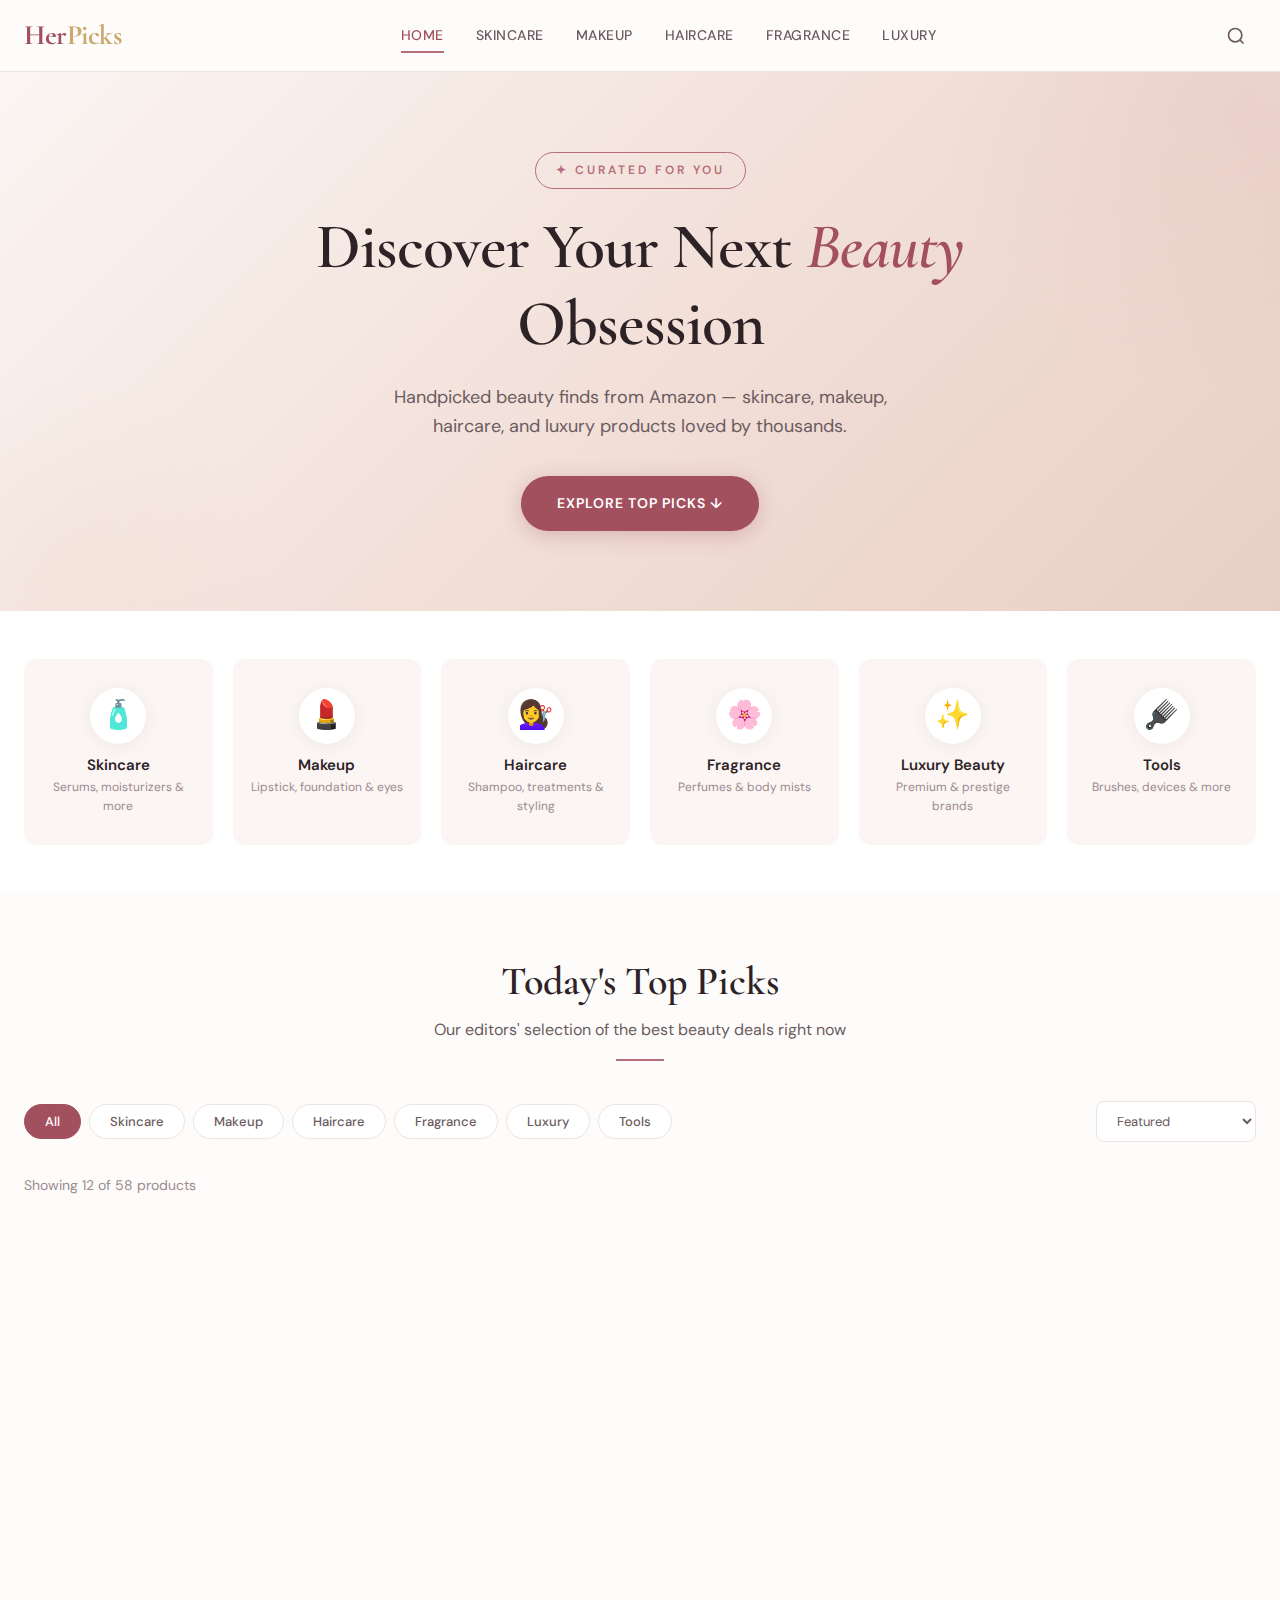
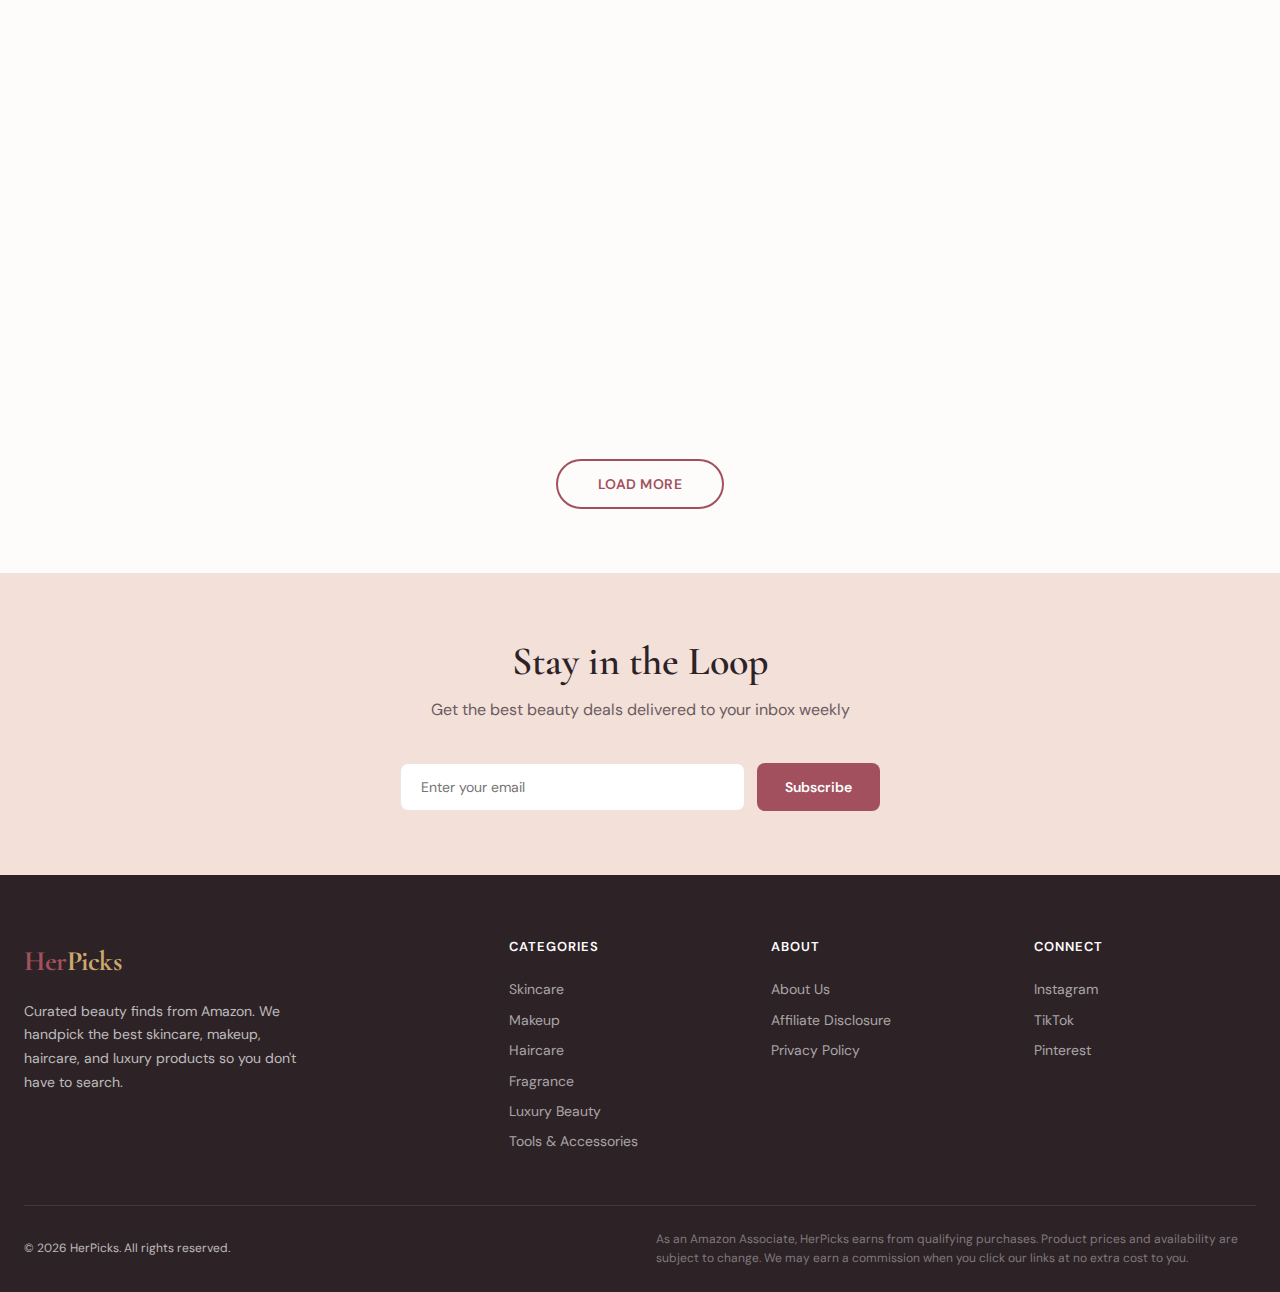
<file: index.html>
<!DOCTYPE html>
<html lang="en">
<head>
  <!-- Google tag (gtag.js) -->
  <script async src="https://www.googletagmanager.com/gtag/js?id=G-TW17N4EV68"></script>
  <script>
    window.dataLayer = window.dataLayer || [];
    function gtag(){dataLayer.push(arguments);}
    gtag('js', new Date());
    gtag('config', 'G-TW17N4EV68');
  </script>
  <meta charset="UTF-8">
  <meta name="viewport" content="width=device-width, initial-scale=1.0">
  <title>HerPicks — Curated Beauty Finds on Amazon</title>
  <meta name="description" content="Discover the best beauty, skincare, and luxury products handpicked for you. Curated deals on Amazon's top-rated beauty essentials.">
  <meta property="og:title" content="HerPicks — Curated Beauty Finds on Amazon">
  <meta property="og:description" content="Discover the best beauty, skincare, and luxury products handpicked for you.">
  <meta property="og:type" content="website">
  <meta property="og:url" content="https://herpicks.co">
  <meta property="og:image" content="https://herpicks.co/images/og-image.jpg">
  <meta name="twitter:card" content="summary_large_image">
  <link rel="canonical" href="https://herpicks.co">
  <link rel="icon" href="data:image/svg+xml,<svg xmlns='http://www.w3.org/2000/svg' viewBox='0 0 100 100'><text y='.9em' font-size='90'>💄</text></svg>">
  <link rel="stylesheet" href="css/style.css">
</head>
<body>
  <!-- Header -->
  <header class="site-header">
    <div class="header-inner">
      <a href="index.html" class="logo">Her<span>Picks</span></a>
      <nav class="main-nav">
        <a href="index.html" class="active">Home</a>
        <a href="categories/skincare.html">Skincare</a>
        <a href="categories/makeup.html">Makeup</a>
        <a href="categories/haircare.html">Haircare</a>
        <a href="categories/fragrance.html">Fragrance</a>
        <a href="categories/luxury-beauty.html">Luxury</a>
      </nav>
      <div class="header-actions">
        <button class="search-toggle" aria-label="Search">
          <svg width="20" height="20" viewBox="0 0 24 24" fill="none" stroke="currentColor" stroke-width="2"><circle cx="11" cy="11" r="8"/><path d="M21 21l-4.35-4.35"/></svg>
        </button>
        <button class="mobile-menu-toggle" aria-label="Menu">
          <svg width="24" height="24" viewBox="0 0 24 24" fill="none" stroke="currentColor" stroke-width="2"><path d="M3 12h18M3 6h18M3 18h18"/></svg>
        </button>
      </div>
    </div>
  </header>

  <!-- Search Overlay -->
  <div class="search-overlay">
    <button class="search-close">✕</button>
    <div class="search-container">
      <input type="text" placeholder="Search beauty products..." autofocus>
      <div class="search-results"></div>
    </div>
  </div>

  <!-- Mobile Nav -->
  <div class="mobile-nav-backdrop"></div>
  <nav class="mobile-nav">
    <button class="close-mobile">✕</button>
    <a href="index.html">Home</a>
    <a href="categories/skincare.html">Skincare</a>
    <a href="categories/makeup.html">Makeup</a>
    <a href="categories/haircare.html">Haircare</a>
    <a href="categories/fragrance.html">Fragrance</a>
    <a href="categories/luxury-beauty.html">Luxury Beauty</a>
    <a href="categories/tools-accessories.html">Tools & Accessories</a>
    <a href="about.html">About</a>
  </nav>

  <!-- Hero -->
  <section class="hero">
    <div class="container hero-content">
      <span class="hero-eyebrow">✦ Curated for You</span>
      <h1>Discover Your Next <em>Beauty</em> Obsession</h1>
      <p>Handpicked beauty finds from Amazon — skincare, makeup, haircare, and luxury products loved by thousands.</p>
      <a href="#products" class="hero-cta">Explore Top Picks ↓</a>
    </div>
  </section>

  <!-- Categories -->
  <section class="categories-strip">
    <div class="container">
      <div class="categories-grid">
        <a href="categories/skincare.html" class="category-card">
          <div class="category-icon">🧴</div>
          <h3>Skincare</h3>
          <p>Serums, moisturizers & more</p>
        </a>
        <a href="categories/makeup.html" class="category-card">
          <div class="category-icon">💄</div>
          <h3>Makeup</h3>
          <p>Lipstick, foundation & eyes</p>
        </a>
        <a href="categories/haircare.html" class="category-card">
          <div class="category-icon">💇‍♀️</div>
          <h3>Haircare</h3>
          <p>Shampoo, treatments & styling</p>
        </a>
        <a href="categories/fragrance.html" class="category-card">
          <div class="category-icon">🌸</div>
          <h3>Fragrance</h3>
          <p>Perfumes & body mists</p>
        </a>
        <a href="categories/luxury-beauty.html" class="category-card">
          <div class="category-icon">✨</div>
          <h3>Luxury Beauty</h3>
          <p>Premium & prestige brands</p>
        </a>
        <a href="categories/tools-accessories.html" class="category-card">
          <div class="category-icon">🪮</div>
          <h3>Tools</h3>
          <p>Brushes, devices & more</p>
        </a>
      </div>
    </div>
  </section>

  <!-- Products Section -->
  <section class="products-section" id="products">
    <div class="container">
      <div class="section-header">
        <h2>Today's Top Picks</h2>
        <p>Our editors' selection of the best beauty deals right now</p>
        <div class="section-divider"></div>
      </div>

      <div class="products-toolbar">
        <div class="filter-tags">
          <button class="filter-tag active" data-category="all">All</button>
          <button class="filter-tag" data-category="skincare">Skincare</button>
          <button class="filter-tag" data-category="makeup">Makeup</button>
          <button class="filter-tag" data-category="haircare">Haircare</button>
          <button class="filter-tag" data-category="fragrance">Fragrance</button>
          <button class="filter-tag" data-category="luxury beauty">Luxury</button>
          <button class="filter-tag" data-category="tools & accessories">Tools</button>
        </div>
        <select class="sort-select" id="sort-select">
          <option value="featured">Featured</option>
          <option value="price-low">Price: Low to High</option>
          <option value="price-high">Price: High to Low</option>
          <option value="rating">Highest Rated</option>
          <option value="reviews">Most Reviews</option>
          <option value="newest">Newest</option>
        </select>
      </div>

      <p class="results-count"></p>
      <div class="products-grid" id="products-grid"></div>

      <div class="load-more-wrap">
        <button class="btn-load-more" id="load-more">Load More</button>
      </div>
    </div>
  </section>

  <!-- Newsletter -->
  <section class="newsletter">
    <div class="container">
      <div class="section-header">
        <h2>Stay in the Loop</h2>
        <p>Get the best beauty deals delivered to your inbox weekly</p>
      </div>
      <!-- Newsletter form — connected to Formspree for email collection.
           SETUP: Go to https://formspree.io/create, enter hello@herpicks.co,
           get your form hash (e.g. xpzkyzwy), then update FORMSPREE_ID below in js/app.js -->
      <form id="newsletter-form" class="newsletter-form" novalidate
            method="POST"
            data-formspree-id="xnjbbegq"
            action="https://formspree.io/f/xnjbbegq">
        <input type="email" id="newsletter-email" name="email" placeholder="Enter your email" required autocomplete="email">
        <button type="submit" id="newsletter-btn">Subscribe</button>
      </form>
      <p id="newsletter-status" class="newsletter-status" aria-live="polite"></p>
    </div>
  </section>

  <!-- Footer -->
  <footer class="site-footer">
    <div class="container">
      <div class="footer-grid">
        <div class="footer-brand">
          <a href="index.html" class="logo">Her<span>Picks</span></a>
          <p>Curated beauty finds from Amazon. We handpick the best skincare, makeup, haircare, and luxury products so you don't have to search.</p>
        </div>
        <div class="footer-col">
          <h4>Categories</h4>
          <a href="categories/skincare.html">Skincare</a>
          <a href="categories/makeup.html">Makeup</a>
          <a href="categories/haircare.html">Haircare</a>
          <a href="categories/fragrance.html">Fragrance</a>
          <a href="categories/luxury-beauty.html">Luxury Beauty</a>
          <a href="categories/tools-accessories.html">Tools & Accessories</a>
        </div>
        <div class="footer-col">
          <h4>About</h4>
          <a href="about.html">About Us</a>
          <a href="about.html#disclosure">Affiliate Disclosure</a>
          <a href="privacy.html">Privacy Policy</a>
        </div>
        <div class="footer-col">
          <h4>Connect</h4>
          <a href="https://www.instagram.com/herpicks.co" target="_blank">Instagram</a>
          <a href="https://www.tiktok.com/@herpicks.co" target="_blank">TikTok</a>
          <a href="#" target="_blank">Pinterest</a>
        </div>
      </div>
      <div class="footer-bottom">
        <p>© 2026 HerPicks. All rights reserved.</p>
        <p class="affiliate-disclosure">As an Amazon Associate, HerPicks earns from qualifying purchases. Product prices and availability are subject to change. We may earn a commission when you click our links at no extra cost to you.</p>
      </div>
    </div>
  </footer>

  <button class="back-to-top" aria-label="Back to top">↑</button>

  <script src="js/app.js"></script>
</body>
</html>
</file>
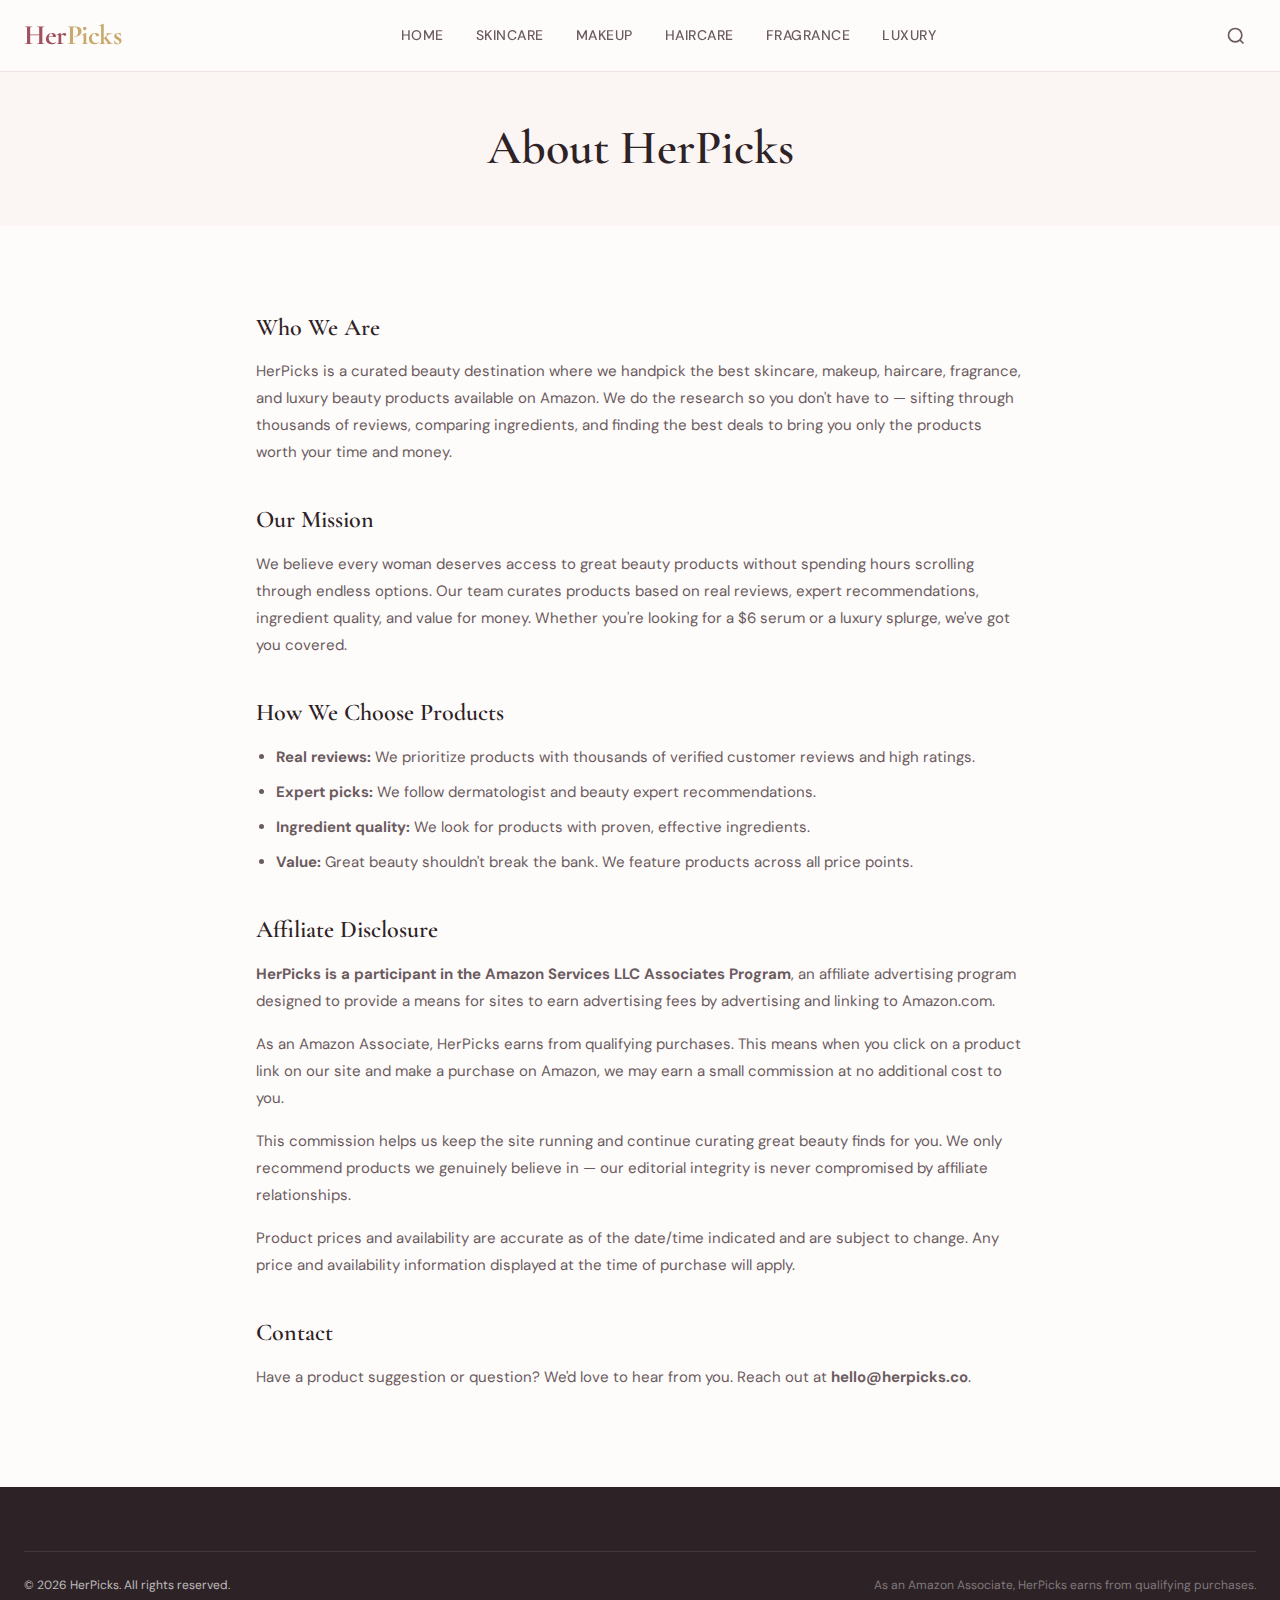
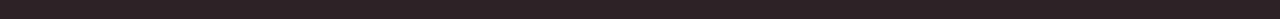
<file: about.html>
<!DOCTYPE html>
<html lang="en">
<head>
  <!-- Google tag (gtag.js) -->
  <script async src="https://www.googletagmanager.com/gtag/js?id=G-TW17N4EV68"></script>
  <script>
    window.dataLayer = window.dataLayer || [];
    function gtag(){dataLayer.push(arguments);}
    gtag('js', new Date());
    gtag('config', 'G-TW17N4EV68');
  </script>
  <meta charset="UTF-8">
  <meta name="viewport" content="width=device-width, initial-scale=1.0">
  <title>About — HerPicks</title>
  <meta name="description" content="Learn about HerPicks and our affiliate disclosure. We curate the best beauty products on Amazon.">
  <meta property="og:title" content="About — HerPicks">
  <meta property="og:description" content="Learn about HerPicks and our affiliate disclosure. We curate the best beauty products on Amazon.">
  <meta property="og:url" content="https://herpicks.co/about.html">
  <meta property="og:image" content="https://herpicks.co/images/og-image.jpg">
  <meta name="twitter:card" content="summary_large_image">
  <link rel="canonical" href="https://herpicks.co/about.html">

  <link rel="icon" href="data:image/svg+xml,<svg xmlns='http://www.w3.org/2000/svg' viewBox='0 0 100 100'><text y='.9em' font-size='90'>💄</text></svg>">
  <link rel="stylesheet" href="css/style.css">
</head>
<body>
  <header class="site-header">
    <div class="header-inner">
      <a href="index.html" class="logo">Her<span>Picks</span></a>
      <nav class="main-nav">
        <a href="index.html">Home</a>
        <a href="categories/skincare.html">Skincare</a>
        <a href="categories/makeup.html">Makeup</a>
        <a href="categories/haircare.html">Haircare</a>
        <a href="categories/fragrance.html">Fragrance</a>
        <a href="categories/luxury-beauty.html">Luxury</a>
      </nav>
      <div class="header-actions">
        <button class="search-toggle" aria-label="Search">
          <svg width="20" height="20" viewBox="0 0 24 24" fill="none" stroke="currentColor" stroke-width="2"><circle cx="11" cy="11" r="8"/><path d="M21 21l-4.35-4.35"/></svg>
        </button>
        <button class="mobile-menu-toggle" aria-label="Menu">
          <svg width="24" height="24" viewBox="0 0 24 24" fill="none" stroke="currentColor" stroke-width="2"><path d="M3 12h18M3 6h18M3 18h18"/></svg>
        </button>
      </div>
    </div>
  </header>

  <div class="search-overlay">
    <button class="search-close">✕</button>
    <div class="search-container">
      <input type="text" placeholder="Search beauty products...">
      <div class="search-results"></div>
    </div>
  </div>

  <div class="mobile-nav-backdrop"></div>
  <nav class="mobile-nav">
    <button class="close-mobile">✕</button>
    <a href="index.html">Home</a>
    <a href="categories/skincare.html">Skincare</a>
    <a href="categories/makeup.html">Makeup</a>
    <a href="categories/haircare.html">Haircare</a>
    <a href="categories/fragrance.html">Fragrance</a>
    <a href="categories/luxury-beauty.html">Luxury Beauty</a>
    <a href="categories/tools-accessories.html">Tools & Accessories</a>
  </nav>

  <section class="page-hero">
    <div class="container">
      <h1>About HerPicks</h1>
    </div>
  </section>

  <section class="page-content container">
    <h2>Who We Are</h2>
    <p>HerPicks is a curated beauty destination where we handpick the best skincare, makeup, haircare, fragrance, and luxury beauty products available on Amazon. We do the research so you don't have to — sifting through thousands of reviews, comparing ingredients, and finding the best deals to bring you only the products worth your time and money.</p>

    <h2>Our Mission</h2>
    <p>We believe every woman deserves access to great beauty products without spending hours scrolling through endless options. Our team curates products based on real reviews, expert recommendations, ingredient quality, and value for money. Whether you're looking for a $6 serum or a luxury splurge, we've got you covered.</p>

    <h2>How We Choose Products</h2>
    <ul>
      <li><strong>Real reviews:</strong> We prioritize products with thousands of verified customer reviews and high ratings.</li>
      <li><strong>Expert picks:</strong> We follow dermatologist and beauty expert recommendations.</li>
      <li><strong>Ingredient quality:</strong> We look for products with proven, effective ingredients.</li>
      <li><strong>Value:</strong> Great beauty shouldn't break the bank. We feature products across all price points.</li>
    </ul>

    <h2 id="disclosure">Affiliate Disclosure</h2>
    <p><strong>HerPicks is a participant in the Amazon Services LLC Associates Program</strong>, an affiliate advertising program designed to provide a means for sites to earn advertising fees by advertising and linking to Amazon.com.</p>
    <p>As an Amazon Associate, HerPicks earns from qualifying purchases. This means when you click on a product link on our site and make a purchase on Amazon, we may earn a small commission at no additional cost to you.</p>
    <p>This commission helps us keep the site running and continue curating great beauty finds for you. We only recommend products we genuinely believe in — our editorial integrity is never compromised by affiliate relationships.</p>
    <p>Product prices and availability are accurate as of the date/time indicated and are subject to change. Any price and availability information displayed at the time of purchase will apply.</p>

    <h2>Contact</h2>
    <p>Have a product suggestion or question? We'd love to hear from you. Reach out at <strong>hello@herpicks.co</strong>.</p>
  </section>

  <footer class="site-footer">
    <div class="container">
      <div class="footer-bottom">
        <p>© 2026 HerPicks. All rights reserved.</p>
        <p class="affiliate-disclosure">As an Amazon Associate, HerPicks earns from qualifying purchases.</p>
      </div>
    </div>
  </footer>

  <button class="back-to-top" aria-label="Back to top">↑</button>
  <script src="js/app.js"></script>
</body>
</html>
</file>
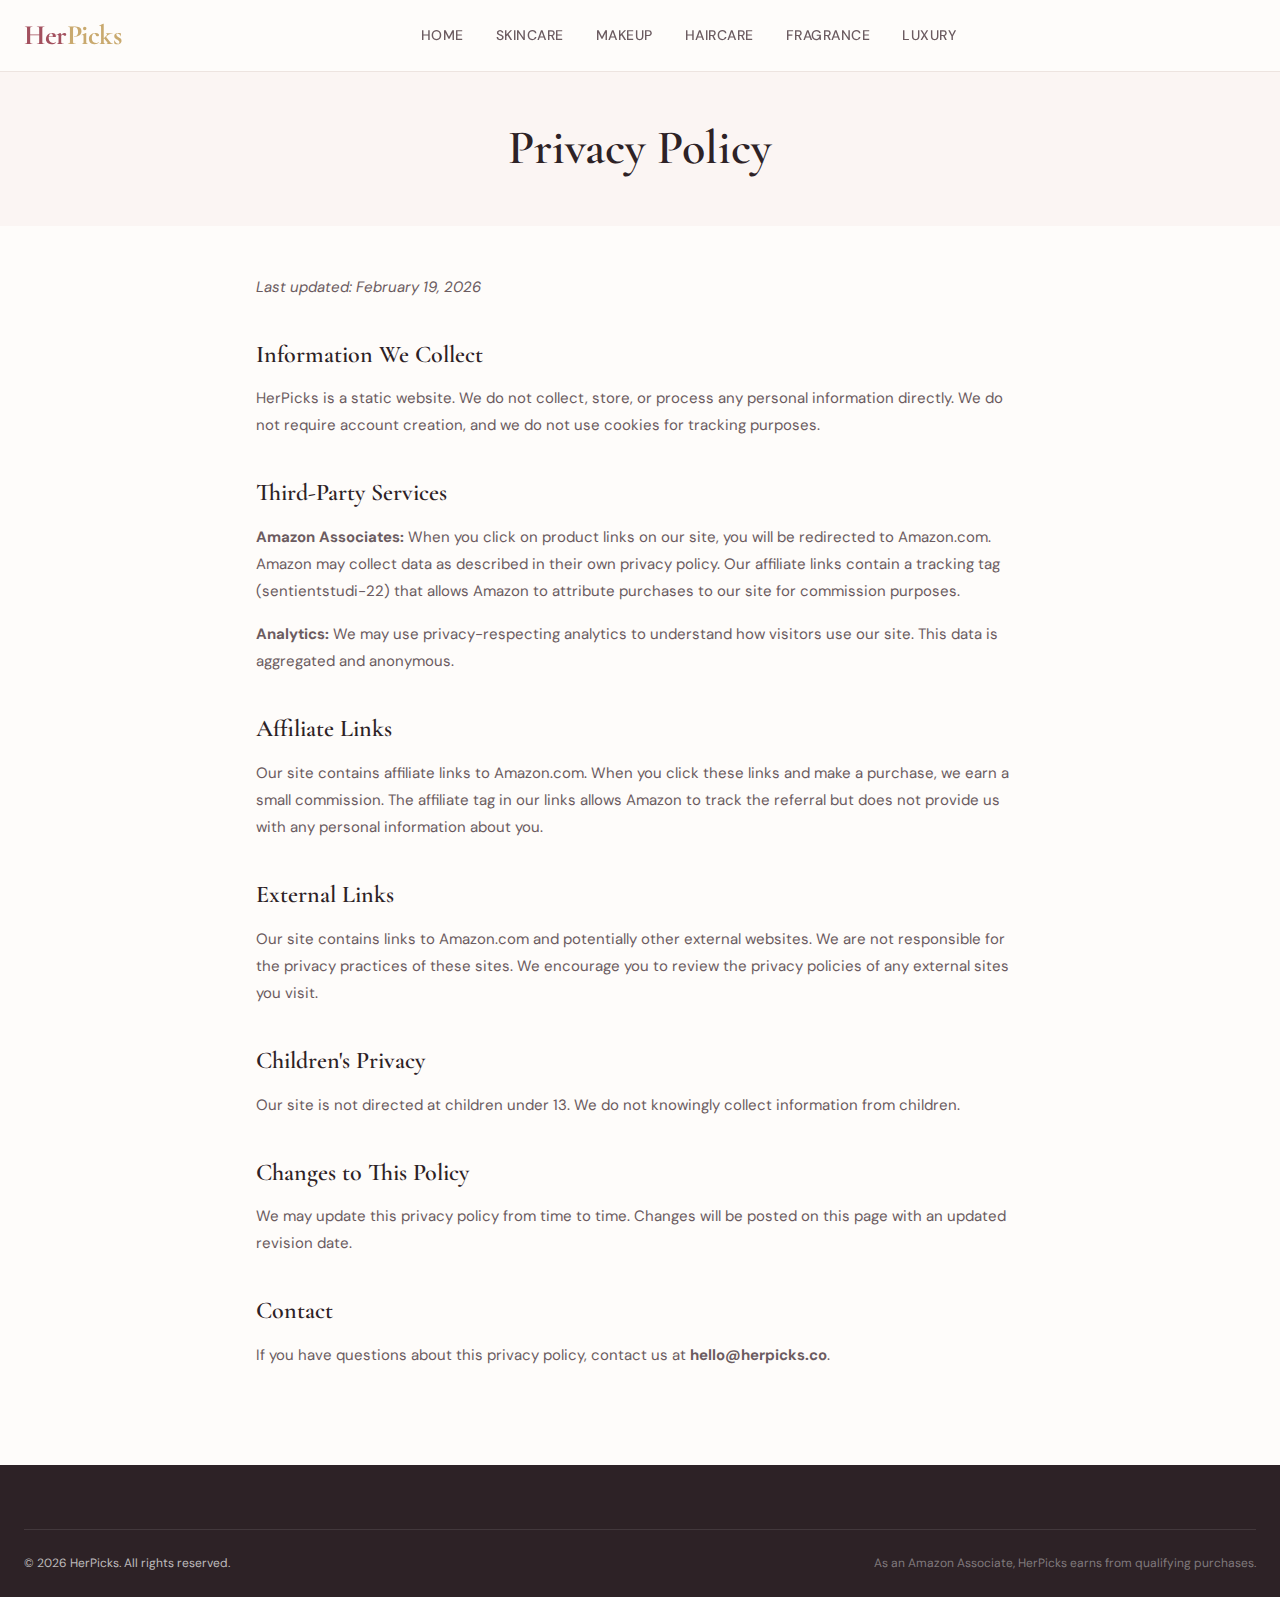
<file: privacy.html>
<!DOCTYPE html>
<html lang="en">
<head>
  <meta charset="UTF-8">
  <meta name="viewport" content="width=device-width, initial-scale=1.0">
  <title>Privacy Policy — HerPicks</title>
  <meta name="description" content="HerPicks privacy policy. Learn how we handle your data.">
  <link rel="icon" href="data:image/svg+xml,<svg xmlns='http://www.w3.org/2000/svg' viewBox='0 0 100 100'><text y='.9em' font-size='90'>💄</text></svg>">
  <link rel="stylesheet" href="css/style.css">
</head>
<body>
  <header class="site-header">
    <div class="header-inner">
      <a href="index.html" class="logo">Her<span>Picks</span></a>
      <nav class="main-nav">
        <a href="index.html">Home</a>
        <a href="categories/skincare.html">Skincare</a>
        <a href="categories/makeup.html">Makeup</a>
        <a href="categories/haircare.html">Haircare</a>
        <a href="categories/fragrance.html">Fragrance</a>
        <a href="categories/luxury-beauty.html">Luxury</a>
      </nav>
      <div class="header-actions">
        <button class="mobile-menu-toggle" aria-label="Menu">
          <svg width="24" height="24" viewBox="0 0 24 24" fill="none" stroke="currentColor" stroke-width="2"><path d="M3 12h18M3 6h18M3 18h18"/></svg>
        </button>
      </div>
    </div>
  </header>

  <div class="mobile-nav-backdrop"></div>
  <nav class="mobile-nav">
    <button class="close-mobile">✕</button>
    <a href="index.html">Home</a>
    <a href="about.html">About</a>
  </nav>

  <section class="page-hero">
    <div class="container"><h1>Privacy Policy</h1></div>
  </section>

  <section class="page-content container">
    <p><em>Last updated: February 19, 2026</em></p>

    <h2>Information We Collect</h2>
    <p>HerPicks is a static website. We do not collect, store, or process any personal information directly. We do not require account creation, and we do not use cookies for tracking purposes.</p>

    <h2>Third-Party Services</h2>
    <p><strong>Amazon Associates:</strong> When you click on product links on our site, you will be redirected to Amazon.com. Amazon may collect data as described in their own privacy policy. Our affiliate links contain a tracking tag (sentientstudi-22) that allows Amazon to attribute purchases to our site for commission purposes.</p>
    <p><strong>Analytics:</strong> We may use privacy-respecting analytics to understand how visitors use our site. This data is aggregated and anonymous.</p>

    <h2>Affiliate Links</h2>
    <p>Our site contains affiliate links to Amazon.com. When you click these links and make a purchase, we earn a small commission. The affiliate tag in our links allows Amazon to track the referral but does not provide us with any personal information about you.</p>

    <h2>External Links</h2>
    <p>Our site contains links to Amazon.com and potentially other external websites. We are not responsible for the privacy practices of these sites. We encourage you to review the privacy policies of any external sites you visit.</p>

    <h2>Children's Privacy</h2>
    <p>Our site is not directed at children under 13. We do not knowingly collect information from children.</p>

    <h2>Changes to This Policy</h2>
    <p>We may update this privacy policy from time to time. Changes will be posted on this page with an updated revision date.</p>

    <h2>Contact</h2>
    <p>If you have questions about this privacy policy, contact us at <strong>hello@herpicks.co</strong>.</p>
  </section>

  <footer class="site-footer">
    <div class="container">
      <div class="footer-bottom">
        <p>© 2026 HerPicks. All rights reserved.</p>
        <p class="affiliate-disclosure">As an Amazon Associate, HerPicks earns from qualifying purchases.</p>
      </div>
    </div>
  </footer>

  <script src="js/app.js"></script>
</body>
</html>
</file>
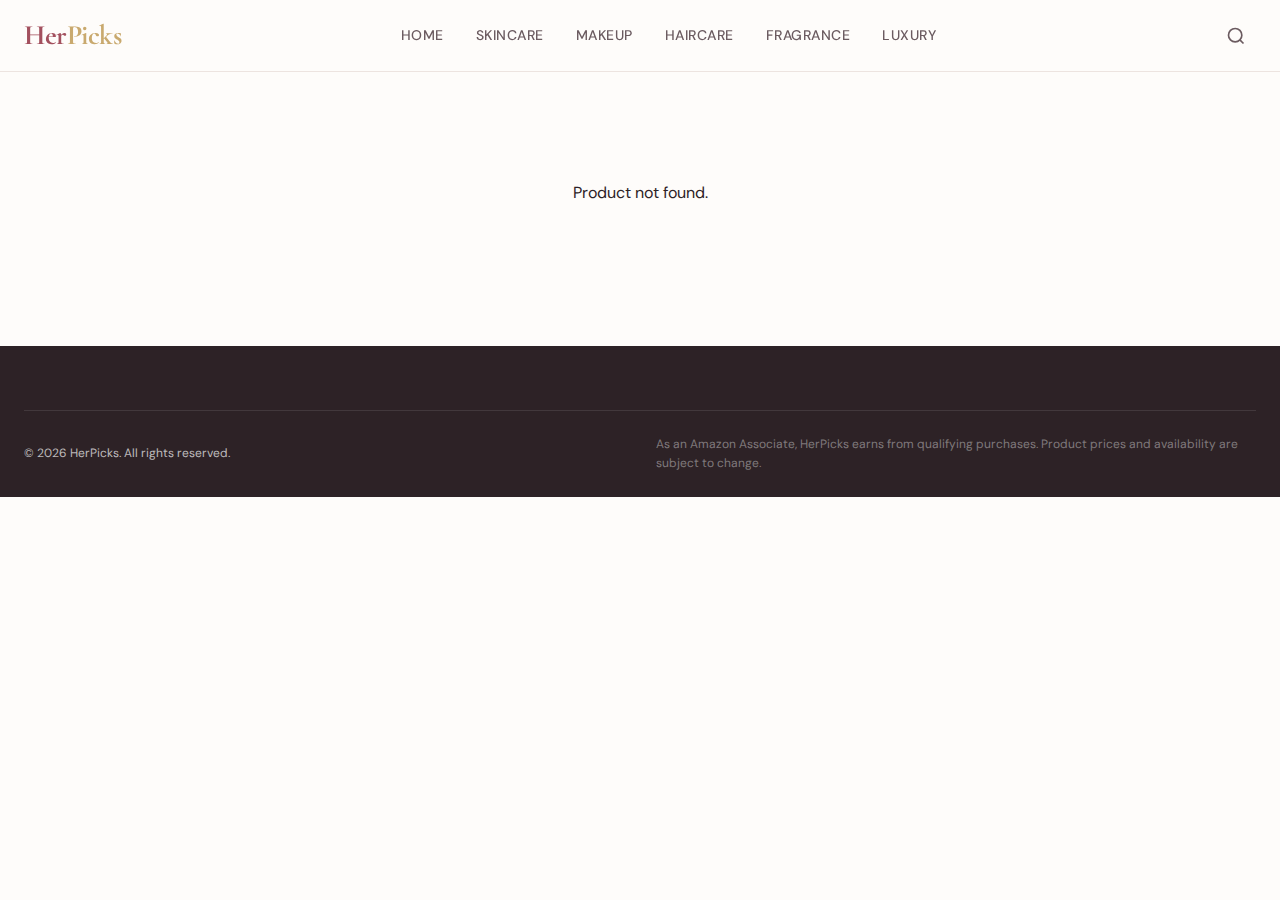
<file: product.html>
<!DOCTYPE html>
<html lang="en">
<head>
  <meta charset="UTF-8">
  <meta name="viewport" content="width=device-width, initial-scale=1.0">
  <title>Product — HerPicks</title>
  <meta name="description" content="Shop this beauty product on Amazon with our curated recommendation.">
  <meta property="og:type" content="product">
  <meta name="twitter:card" content="summary_large_image">
  <link rel="icon" href="data:image/svg+xml,<svg xmlns='http://www.w3.org/2000/svg' viewBox='0 0 100 100'><text y='.9em' font-size='90'>💄</text></svg>">
  <link rel="stylesheet" href="css/style.css">
</head>
<body>
  <header class="site-header">
    <div class="header-inner">
      <a href="index.html" class="logo">Her<span>Picks</span></a>
      <nav class="main-nav">
        <a href="index.html">Home</a>
        <a href="categories/skincare.html">Skincare</a>
        <a href="categories/makeup.html">Makeup</a>
        <a href="categories/haircare.html">Haircare</a>
        <a href="categories/fragrance.html">Fragrance</a>
        <a href="categories/luxury-beauty.html">Luxury</a>
      </nav>
      <div class="header-actions">
        <button class="search-toggle" aria-label="Search">
          <svg width="20" height="20" viewBox="0 0 24 24" fill="none" stroke="currentColor" stroke-width="2"><circle cx="11" cy="11" r="8"/><path d="M21 21l-4.35-4.35"/></svg>
        </button>
        <button class="mobile-menu-toggle" aria-label="Menu">
          <svg width="24" height="24" viewBox="0 0 24 24" fill="none" stroke="currentColor" stroke-width="2"><path d="M3 12h18M3 6h18M3 18h18"/></svg>
        </button>
      </div>
    </div>
  </header>

  <div class="search-overlay">
    <button class="search-close">✕</button>
    <div class="search-container">
      <input type="text" placeholder="Search beauty products...">
      <div class="search-results"></div>
    </div>
  </div>

  <div class="mobile-nav-backdrop"></div>
  <nav class="mobile-nav">
    <button class="close-mobile">✕</button>
    <a href="index.html">Home</a>
    <a href="categories/skincare.html">Skincare</a>
    <a href="categories/makeup.html">Makeup</a>
    <a href="categories/haircare.html">Haircare</a>
    <a href="categories/fragrance.html">Fragrance</a>
    <a href="categories/luxury-beauty.html">Luxury Beauty</a>
    <a href="categories/tools-accessories.html">Tools & Accessories</a>
    <a href="about.html">About</a>
  </nav>

  <section class="product-detail" id="product-detail">
    <!-- Dynamically rendered by JS -->
    <div class="container" style="text-align:center;padding:80px 0;">
      <div class="skeleton" style="width:200px;height:200px;margin:0 auto 20px;border-radius:12px;"></div>
      <div class="skeleton" style="width:300px;height:24px;margin:0 auto 12px;"></div>
      <div class="skeleton" style="width:200px;height:16px;margin:0 auto;"></div>
    </div>
  </section>

  <footer class="site-footer">
    <div class="container">
      <div class="footer-bottom">
        <p>© 2026 HerPicks. All rights reserved.</p>
        <p class="affiliate-disclosure">As an Amazon Associate, HerPicks earns from qualifying purchases. Product prices and availability are subject to change.</p>
      </div>
    </div>
  </footer>

  <button class="back-to-top" aria-label="Back to top">↑</button>
  <script src="js/app.js"></script>
</body>
</html>
</file>
<file: css/style.css>
/* HerPicks.co — Luxury Beauty Affiliate Site
   Aesthetic: Editorial beauty magazine meets modern e-commerce
   Palette: Soft blush, rose gold, warm whites, deep rose accents */

@import url('https://fonts.googleapis.com/css2?family=Cormorant+Garamond:ital,wght@0,400;0,500;0,600;0,700;1,400;1,500&family=DM+Sans:ital,opsz,wght@0,9..40,300;0,9..40,400;0,9..40,500;0,9..40,600;1,9..40,400&display=swap');

:root {
  --blush: #F2E0D9;
  --blush-light: #FBF5F3;
  --blush-dark: #E8CFC5;
  --rose: #C4727F;
  --rose-deep: #A3505E;
  --rose-gold: #B76E79;
  --gold: #C9A96E;
  --gold-light: #E8D5A8;
  --cream: #FEFCFA;
  --white: #FFFFFF;
  --text-primary: #2D2226;
  --text-secondary: #6B5B60;
  --text-light: #9B8A90;
  --border: #EDE4E0;
  --shadow-soft: 0 2px 20px rgba(45,34,38,0.06);
  --shadow-card: 0 4px 24px rgba(45,34,38,0.08);
  --shadow-hover: 0 8px 40px rgba(45,34,38,0.12);
  --radius: 12px;
  --radius-sm: 8px;
  --transition: 0.3s cubic-bezier(0.4, 0, 0.2, 1);
  --max-width: 1280px;
  --header-height: 72px;
}

*, *::before, *::after { box-sizing: border-box; margin: 0; padding: 0; }

html { scroll-behavior: smooth; -webkit-font-smoothing: antialiased; }

body {
  font-family: 'DM Sans', sans-serif;
  color: var(--text-primary);
  background: var(--cream);
  line-height: 1.6;
  overflow-x: hidden;
}

h1, h2, h3, h4 {
  font-family: 'Cormorant Garamond', serif;
  font-weight: 600;
  line-height: 1.2;
}

a { text-decoration: none; color: inherit; transition: color var(--transition); }
img { max-width: 100%; height: auto; display: block; }
button { cursor: pointer; border: none; background: none; font-family: inherit; }
ul { list-style: none; }

.container { max-width: var(--max-width); margin: 0 auto; padding: 0 24px; }

/* ═══════════ HEADER ═══════════ */
.site-header {
  position: sticky;
  top: 0;
  z-index: 1000;
  background: rgba(254,252,250,0.92);
  backdrop-filter: blur(20px);
  -webkit-backdrop-filter: blur(20px);
  border-bottom: 1px solid var(--border);
  height: var(--header-height);
  transition: box-shadow var(--transition);
}

.site-header.scrolled { box-shadow: var(--shadow-soft); }

.header-inner {
  max-width: var(--max-width);
  margin: 0 auto;
  padding: 0 24px;
  display: flex;
  align-items: center;
  justify-content: space-between;
  height: 100%;
}

.logo {
  font-family: 'Cormorant Garamond', serif;
  font-size: 28px;
  font-weight: 700;
  color: var(--rose-deep);
  letter-spacing: -0.5px;
}

.logo span { color: var(--gold); }

.main-nav { display: flex; align-items: center; gap: 32px; }

.main-nav a {
  font-size: 14px;
  font-weight: 500;
  color: var(--text-secondary);
  letter-spacing: 0.5px;
  text-transform: uppercase;
  position: relative;
  padding: 4px 0;
}

.main-nav a::after {
  content: '';
  position: absolute;
  bottom: -2px;
  left: 0;
  width: 0;
  height: 2px;
  background: var(--rose-gold);
  transition: width var(--transition);
}

.main-nav a:hover { color: var(--rose-deep); }
.main-nav a:hover::after, .main-nav a.active::after { width: 100%; }
.main-nav a.active { color: var(--rose-deep); }

.header-actions { display: flex; align-items: center; gap: 16px; }

.search-toggle, .mobile-menu-toggle {
  width: 40px;
  height: 40px;
  display: flex;
  align-items: center;
  justify-content: center;
  border-radius: 50%;
  color: var(--text-secondary);
  transition: all var(--transition);
}

.search-toggle:hover, .mobile-menu-toggle:hover {
  background: var(--blush);
  color: var(--rose-deep);
}

.mobile-menu-toggle { display: none; }

/* Search overlay */
.search-overlay {
  position: fixed;
  top: 0;
  left: 0;
  right: 0;
  bottom: 0;
  background: rgba(254,252,250,0.97);
  backdrop-filter: blur(20px);
  z-index: 2000;
  display: flex;
  align-items: flex-start;
  justify-content: center;
  padding-top: 20vh;
  opacity: 0;
  visibility: hidden;
  transition: all var(--transition);
}

.search-overlay.active { opacity: 1; visibility: visible; }

.search-container {
  width: 100%;
  max-width: 600px;
  padding: 0 24px;
}

.search-container input {
  width: 100%;
  padding: 20px 24px;
  font-size: 24px;
  font-family: 'Cormorant Garamond', serif;
  border: none;
  border-bottom: 2px solid var(--rose-gold);
  background: transparent;
  color: var(--text-primary);
  outline: none;
}

.search-container input::placeholder { color: var(--text-light); }

.search-close {
  position: absolute;
  top: 24px;
  right: 24px;
  width: 48px;
  height: 48px;
  display: flex;
  align-items: center;
  justify-content: center;
  font-size: 28px;
  color: var(--text-secondary);
  cursor: pointer;
}

.search-results {
  margin-top: 24px;
  max-height: 50vh;
  overflow-y: auto;
}

.search-result-item {
  display: flex;
  align-items: center;
  gap: 16px;
  padding: 12px 0;
  border-bottom: 1px solid var(--border);
  cursor: pointer;
  transition: all var(--transition);
}

.search-result-item:hover { padding-left: 8px; }

.search-result-item img {
  width: 56px;
  height: 56px;
  object-fit: cover;
  border-radius: var(--radius-sm);
}

.search-result-item .result-info h4 {
  font-size: 16px;
  font-family: 'DM Sans', sans-serif;
  font-weight: 500;
}

.search-result-item .result-info .result-price {
  color: var(--rose-deep);
  font-weight: 600;
  font-size: 14px;
}

/* Mobile nav */
.mobile-nav {
  position: fixed;
  top: 0;
  right: -100%;
  width: 85%;
  max-width: 360px;
  height: 100vh;
  background: var(--cream);
  z-index: 3000;
  padding: 80px 32px 32px;
  transition: right 0.4s cubic-bezier(0.4, 0, 0.2, 1);
  box-shadow: -10px 0 40px rgba(0,0,0,0.1);
}

.mobile-nav.active { right: 0; }

.mobile-nav-backdrop {
  position: fixed;
  inset: 0;
  background: rgba(0,0,0,0.4);
  z-index: 2999;
  opacity: 0;
  visibility: hidden;
  transition: all var(--transition);
}

.mobile-nav-backdrop.active { opacity: 1; visibility: visible; }

.mobile-nav .close-mobile {
  position: absolute;
  top: 20px;
  right: 20px;
  font-size: 28px;
  color: var(--text-secondary);
}

.mobile-nav a {
  display: block;
  padding: 16px 0;
  font-size: 18px;
  font-family: 'Cormorant Garamond', serif;
  font-weight: 600;
  color: var(--text-primary);
  border-bottom: 1px solid var(--border);
}

.mobile-nav a:hover { color: var(--rose-deep); }

/* ═══════════ HERO ═══════════ */
.hero {
  position: relative;
  padding: 80px 0;
  background: linear-gradient(135deg, var(--blush-light) 0%, var(--blush) 50%, var(--blush-dark) 100%);
  overflow: hidden;
}

.hero::before {
  content: '';
  position: absolute;
  top: -50%;
  right: -20%;
  width: 600px;
  height: 600px;
  border-radius: 50%;
  background: radial-gradient(circle, rgba(196,114,127,0.08) 0%, transparent 70%);
}

.hero::after {
  content: '';
  position: absolute;
  bottom: -30%;
  left: -10%;
  width: 400px;
  height: 400px;
  border-radius: 50%;
  background: radial-gradient(circle, rgba(201,169,110,0.06) 0%, transparent 70%);
}

.hero-content {
  position: relative;
  z-index: 1;
  text-align: center;
  max-width: 700px;
  margin: 0 auto;
}

.hero-eyebrow {
  display: inline-block;
  font-size: 12px;
  font-weight: 600;
  letter-spacing: 3px;
  text-transform: uppercase;
  color: var(--rose-gold);
  margin-bottom: 20px;
  padding: 8px 20px;
  border: 1px solid var(--rose-gold);
  border-radius: 24px;
}

.hero h1 {
  font-size: clamp(40px, 6vw, 64px);
  color: var(--text-primary);
  margin-bottom: 20px;
  letter-spacing: -1px;
}

.hero h1 em {
  font-style: italic;
  color: var(--rose-deep);
}

.hero p {
  font-size: 18px;
  color: var(--text-secondary);
  margin-bottom: 36px;
  max-width: 500px;
  margin-left: auto;
  margin-right: auto;
}

.hero-cta {
  display: inline-flex;
  align-items: center;
  gap: 10px;
  padding: 16px 36px;
  background: var(--rose-deep);
  color: var(--white);
  font-size: 14px;
  font-weight: 600;
  letter-spacing: 1px;
  text-transform: uppercase;
  border-radius: 48px;
  transition: all var(--transition);
  box-shadow: 0 4px 20px rgba(163,80,94,0.3);
}

.hero-cta:hover {
  background: var(--rose);
  transform: translateY(-2px);
  box-shadow: 0 8px 30px rgba(163,80,94,0.35);
}

/* ═══════════ CATEGORIES NAV ═══════════ */
.categories-strip {
  padding: 48px 0;
  background: var(--white);
}

.categories-grid {
  display: grid;
  grid-template-columns: repeat(6, 1fr);
  gap: 20px;
}

.category-card {
  text-align: center;
  padding: 28px 16px;
  border-radius: var(--radius);
  background: var(--blush-light);
  border: 1px solid transparent;
  transition: all var(--transition);
  cursor: pointer;
}

.category-card:hover {
  border-color: var(--rose-gold);
  transform: translateY(-4px);
  box-shadow: var(--shadow-card);
}

.category-icon {
  width: 56px;
  height: 56px;
  margin: 0 auto 12px;
  display: flex;
  align-items: center;
  justify-content: center;
  font-size: 28px;
  background: var(--white);
  border-radius: 50%;
  box-shadow: var(--shadow-soft);
}

.category-card h3 {
  font-size: 15px;
  font-family: 'DM Sans', sans-serif;
  font-weight: 600;
  color: var(--text-primary);
}

.category-card p {
  font-size: 12px;
  color: var(--text-light);
  margin-top: 4px;
}

/* ═══════════ SECTION HEADERS ═══════════ */
.section-header {
  text-align: center;
  margin-bottom: 40px;
}

.section-header h2 {
  font-size: clamp(28px, 4vw, 40px);
  margin-bottom: 12px;
}

.section-header p {
  font-size: 16px;
  color: var(--text-secondary);
  max-width: 500px;
  margin: 0 auto;
}

.section-divider {
  width: 48px;
  height: 2px;
  background: var(--rose-gold);
  margin: 16px auto 0;
}

/* ═══════════ PRODUCT GRID ═══════════ */
.products-section {
  padding: 64px 0;
}

.products-toolbar {
  display: flex;
  align-items: center;
  justify-content: space-between;
  margin-bottom: 32px;
  flex-wrap: wrap;
  gap: 16px;
}

.filter-tags {
  display: flex;
  gap: 8px;
  flex-wrap: wrap;
}

.filter-tag {
  padding: 8px 20px;
  border-radius: 24px;
  font-size: 13px;
  font-weight: 500;
  border: 1px solid var(--border);
  color: var(--text-secondary);
  background: var(--white);
  cursor: pointer;
  transition: all var(--transition);
}

.filter-tag:hover, .filter-tag.active {
  background: var(--rose-deep);
  color: var(--white);
  border-color: var(--rose-deep);
}

.sort-select {
  padding: 10px 16px;
  border: 1px solid var(--border);
  border-radius: var(--radius-sm);
  font-size: 13px;
  font-family: 'DM Sans', sans-serif;
  color: var(--text-secondary);
  background: var(--white);
  cursor: pointer;
  outline: none;
}

.sort-select:focus { border-color: var(--rose-gold); }

.products-grid {
  display: grid;
  grid-template-columns: repeat(auto-fill, minmax(260px, 1fr));
  gap: 24px;
}

/* ═══════════ PRODUCT CARD ═══════════ */
.product-card {
  background: var(--white);
  border-radius: var(--radius);
  overflow: hidden;
  border: 1px solid var(--border);
  transition: all var(--transition);
  position: relative;
}

.product-card:hover {
  transform: translateY(-4px);
  box-shadow: var(--shadow-hover);
  border-color: transparent;
}

.product-image .badge {
  position: absolute;
  top: 12px;
  left: 12px;
  padding: 4px 12px;
  border-radius: 20px;
  font-size: 11px;
  font-weight: 600;
  letter-spacing: 0.5px;
  z-index: 2;
  white-space: nowrap;
}

.badge.bestseller { background: var(--gold); color: var(--white); }
.badge.new { background: var(--rose-deep); color: var(--white); }
.badge.sale { background: #E85D75; color: var(--white); }

.product-image {
  position: relative;
  padding-top: 100%;
  background: var(--blush-light);
  overflow: hidden;
}

.product-image img {
  position: absolute;
  inset: 0;
  width: 100%;
  height: 100%;
  object-fit: cover;
  transition: transform 0.5s cubic-bezier(0.4, 0, 0.2, 1);
}

.product-card:hover .product-image img {
  transform: scale(1.05);
}

.product-info {
  padding: 20px;
}

.product-category-label {
  font-size: 11px;
  font-weight: 600;
  text-transform: uppercase;
  letter-spacing: 1px;
  color: var(--rose-gold);
  margin-bottom: 8px;
}

.product-info h3 {
  font-size: 17px;
  font-family: 'DM Sans', sans-serif;
  font-weight: 500;
  line-height: 1.4;
  margin-bottom: 8px;
  color: var(--text-primary);
  display: -webkit-box;
  -webkit-line-clamp: 2;
  -webkit-box-orient: vertical;
  overflow: hidden;
}

.product-rating {
  display: flex;
  align-items: center;
  gap: 6px;
  margin-bottom: 12px;
}

.stars {
  display: flex;
  gap: 1px;
  color: var(--gold);
  font-size: 14px;
}

.stars .empty { color: var(--border); }

.review-count {
  font-size: 12px;
  color: var(--text-light);
}

.product-price {
  display: flex;
  align-items: baseline;
  gap: 8px;
  margin-bottom: 16px;
}

.price-current {
  font-size: 20px;
  font-weight: 700;
  color: var(--rose-deep);
}

.price-original {
  font-size: 14px;
  color: var(--text-light);
  text-decoration: line-through;
}

.btn-shop {
  display: flex;
  align-items: center;
  justify-content: center;
  gap: 8px;
  width: 100%;
  padding: 12px;
  background: var(--rose-deep);
  color: var(--white);
  font-size: 13px;
  font-weight: 600;
  letter-spacing: 0.5px;
  text-transform: uppercase;
  border-radius: var(--radius-sm);
  transition: all var(--transition);
}

.btn-shop:hover {
  background: var(--rose);
  box-shadow: 0 4px 16px rgba(163,80,94,0.3);
}

.btn-shop svg { width: 16px; height: 16px; }

/* ═══════════ FEATURED BANNER ═══════════ */
.featured-banner {
  padding: 80px 0;
  background: linear-gradient(135deg, var(--text-primary) 0%, #3D2F33 100%);
  color: var(--white);
  position: relative;
  overflow: hidden;
}

.featured-banner::before {
  content: '';
  position: absolute;
  top: 0;
  right: 0;
  width: 50%;
  height: 100%;
  background: radial-gradient(circle at 70% 50%, rgba(196,114,127,0.15) 0%, transparent 60%);
}

.featured-banner .container {
  display: flex;
  align-items: center;
  gap: 60px;
}

.featured-text { flex: 1; position: relative; z-index: 1; }

.featured-text .section-header { text-align: left; }
.featured-text .section-header h2 { color: var(--white); }
.featured-text .section-header p { color: rgba(255,255,255,0.7); }

.featured-products-row {
  display: flex;
  gap: 20px;
  flex: 1.2;
}

.featured-products-row .product-card {
  flex: 1;
  min-width: 0;
}

/* ═══════════ NEWSLETTER ═══════════ */
.newsletter {
  padding: 64px 0;
  background: var(--blush);
  text-align: center;
}

.newsletter-form {
  display: flex;
  max-width: 480px;
  margin: 32px auto 0;
  gap: 12px;
}

.newsletter-form input {
  flex: 1;
  padding: 14px 20px;
  border: 1px solid var(--border);
  border-radius: var(--radius-sm);
  font-size: 14px;
  font-family: 'DM Sans', sans-serif;
  background: var(--white);
  outline: none;
}

.newsletter-form input:focus { border-color: var(--rose-gold); }

.newsletter-form button {
  padding: 14px 28px;
  background: var(--rose-deep);
  color: var(--white);
  font-size: 14px;
  font-weight: 600;
  border-radius: var(--radius-sm);
  white-space: nowrap;
  transition: all var(--transition);
}

.newsletter-form button:hover { background: var(--rose); }

/* ═══════════ FOOTER ═══════════ */
.site-footer {
  background: var(--text-primary);
  color: rgba(255,255,255,0.7);
  padding: 64px 0 0;
}

.footer-grid {
  display: grid;
  grid-template-columns: 2fr 1fr 1fr 1fr;
  gap: 40px;
  margin-bottom: 48px;
}

.footer-brand .logo { margin-bottom: 16px; display: inline-block; }
.footer-brand p { font-size: 14px; line-height: 1.7; max-width: 280px; }

.footer-col h4 {
  font-family: 'DM Sans', sans-serif;
  font-size: 13px;
  font-weight: 600;
  text-transform: uppercase;
  letter-spacing: 1px;
  color: var(--white);
  margin-bottom: 20px;
}

.footer-col a {
  display: block;
  font-size: 14px;
  color: rgba(255,255,255,0.6);
  padding: 4px 0;
  transition: color var(--transition);
}

.footer-col a:hover { color: var(--rose-gold); }

.footer-bottom {
  border-top: 1px solid rgba(255,255,255,0.1);
  padding: 24px 0;
  display: flex;
  align-items: center;
  justify-content: space-between;
  flex-wrap: wrap;
  gap: 16px;
}

.footer-bottom p { font-size: 12px; }

.affiliate-disclosure {
  font-size: 11px;
  color: rgba(255,255,255,0.4);
  max-width: 600px;
  line-height: 1.6;
}

/* ═══════════ CATEGORY PAGE ═══════════ */
.category-hero {
  padding: 48px 0;
  background: linear-gradient(135deg, var(--blush-light) 0%, var(--blush) 100%);
  text-align: center;
}

.category-hero h1 {
  font-size: clamp(32px, 5vw, 48px);
  margin-bottom: 12px;
}

.category-hero p {
  font-size: 16px;
  color: var(--text-secondary);
  max-width: 500px;
  margin: 0 auto;
}

.breadcrumb {
  display: flex;
  align-items: center;
  gap: 8px;
  font-size: 13px;
  color: var(--text-light);
  margin-bottom: 20px;
  justify-content: center;
}

.breadcrumb a { color: var(--text-secondary); }
.breadcrumb a:hover { color: var(--rose-deep); }

.category-content { padding: 48px 0 80px; }

.results-count {
  font-size: 14px;
  color: var(--text-light);
  margin-bottom: 24px;
}

/* ═══════════ PRODUCT DETAIL ═══════════ */
.product-detail { padding: 48px 0 80px; }

.product-detail-grid {
  display: grid;
  grid-template-columns: 1fr 1fr;
  gap: 60px;
  align-items: start;
}

.product-gallery {
  position: sticky;
  top: calc(var(--header-height) + 24px);
}

.product-main-image {
  width: 100%;
  aspect-ratio: 1;
  border-radius: var(--radius);
  overflow: hidden;
  background: var(--blush-light);
  margin-bottom: 16px;
}

.product-main-image img {
  width: 100%;
  height: 100%;
  object-fit: cover;
}

.product-detail-info h1 {
  font-size: 32px;
  margin-bottom: 12px;
}

.product-detail-info .product-category-label { margin-bottom: 12px; }

.product-detail-info .product-rating { margin-bottom: 20px; }

.product-detail-info .product-price {
  margin-bottom: 24px;
}

.product-detail-info .price-current { font-size: 28px; }

.product-description {
  font-size: 15px;
  line-height: 1.8;
  color: var(--text-secondary);
  margin-bottom: 32px;
}

.product-detail-info .btn-shop {
  width: auto;
  display: inline-flex;
  padding: 16px 40px;
  font-size: 14px;
  border-radius: 48px;
}

/* ═══════════ STATIC PAGES ═══════════ */
.page-hero {
  padding: 48px 0;
  background: var(--blush-light);
  text-align: center;
}

.page-hero h1 {
  font-size: clamp(32px, 5vw, 48px);
}

.page-content {
  padding: 48px 0 80px;
  max-width: 768px;
  margin: 0 auto;
}

.page-content h2 {
  font-size: 24px;
  margin: 40px 0 16px;
}

.page-content p, .page-content li {
  font-size: 15px;
  line-height: 1.8;
  color: var(--text-secondary);
  margin-bottom: 16px;
}

.page-content ul { padding-left: 20px; }
.page-content li { list-style: disc; margin-bottom: 8px; }

/* ═══════════ LOAD MORE ═══════════ */
.load-more-wrap {
  text-align: center;
  margin-top: 40px;
}

.btn-load-more {
  padding: 14px 40px;
  border: 2px solid var(--rose-deep);
  color: var(--rose-deep);
  font-size: 14px;
  font-weight: 600;
  letter-spacing: 0.5px;
  text-transform: uppercase;
  border-radius: 48px;
  transition: all var(--transition);
}

.btn-load-more:hover {
  background: var(--rose-deep);
  color: var(--white);
}

/* ═══════════ ANIMATIONS ═══════════ */
@keyframes fadeInUp {
  from { opacity: 0; transform: translateY(24px); }
  to { opacity: 1; transform: translateY(0); }
}

.animate-in {
  opacity: 0;
  animation: fadeInUp 0.6s ease forwards;
}

.animate-in:nth-child(1) { animation-delay: 0.05s; }
.animate-in:nth-child(2) { animation-delay: 0.1s; }
.animate-in:nth-child(3) { animation-delay: 0.15s; }
.animate-in:nth-child(4) { animation-delay: 0.2s; }
.animate-in:nth-child(5) { animation-delay: 0.25s; }
.animate-in:nth-child(6) { animation-delay: 0.3s; }
.animate-in:nth-child(7) { animation-delay: 0.35s; }
.animate-in:nth-child(8) { animation-delay: 0.4s; }

/* ═══════════ RESPONSIVE ═══════════ */
@media (max-width: 1024px) {
  .categories-grid { grid-template-columns: repeat(3, 1fr); }
  .footer-grid { grid-template-columns: 1fr 1fr; }
  .featured-banner .container { flex-direction: column; }
  .product-detail-grid { grid-template-columns: 1fr; gap: 32px; }
  .product-gallery { position: static; }
}

@media (max-width: 768px) {
  :root { --header-height: 64px; }
  .main-nav { display: none; }
  .mobile-menu-toggle { display: flex; }
  .hero { padding: 48px 0; }
  .hero p { font-size: 16px; }
  .categories-grid { grid-template-columns: repeat(2, 1fr); gap: 12px; }
  .category-card { padding: 20px 12px; }
  .products-grid { grid-template-columns: repeat(2, 1fr); gap: 16px; }
  .product-info { padding: 14px; }
  .product-info h3 { font-size: 14px; }
  .price-current { font-size: 17px; }
  .newsletter-form { flex-direction: column; }
  .footer-grid { grid-template-columns: 1fr; gap: 32px; }
  .footer-bottom { flex-direction: column; text-align: center; }
  .featured-products-row { flex-direction: column; }
  .products-toolbar { flex-direction: column; align-items: flex-start; }
}

@media (max-width: 480px) {
  .products-grid { grid-template-columns: 1fr 1fr; gap: 12px; }
  .product-info { padding: 12px; }
  .btn-shop { padding: 10px; font-size: 12px; }
  .hero h1 { font-size: 32px; }
}

/* ═══════════ SKELETON LOADING ═══════════ */
.skeleton {
  background: linear-gradient(90deg, var(--blush-light) 25%, var(--blush) 50%, var(--blush-light) 75%);
  background-size: 200% 100%;
  animation: shimmer 1.5s infinite;
  border-radius: var(--radius-sm);
}

@keyframes shimmer {
  0% { background-position: 200% 0; }
  100% { background-position: -200% 0; }
}

/* ═══════════ BACK TO TOP ═══════════ */
.back-to-top {
  position: fixed;
  bottom: 24px;
  right: 24px;
  width: 44px;
  height: 44px;
  background: var(--rose-deep);
  color: var(--white);
  border-radius: 50%;
  display: flex;
  align-items: center;
  justify-content: center;
  font-size: 20px;
  opacity: 0;
  visibility: hidden;
  transition: all var(--transition);
  z-index: 999;
  box-shadow: 0 4px 16px rgba(163,80,94,0.3);
}

.back-to-top.visible { opacity: 1; visibility: visible; }
.back-to-top:hover { transform: translateY(-3px); }
</file>
